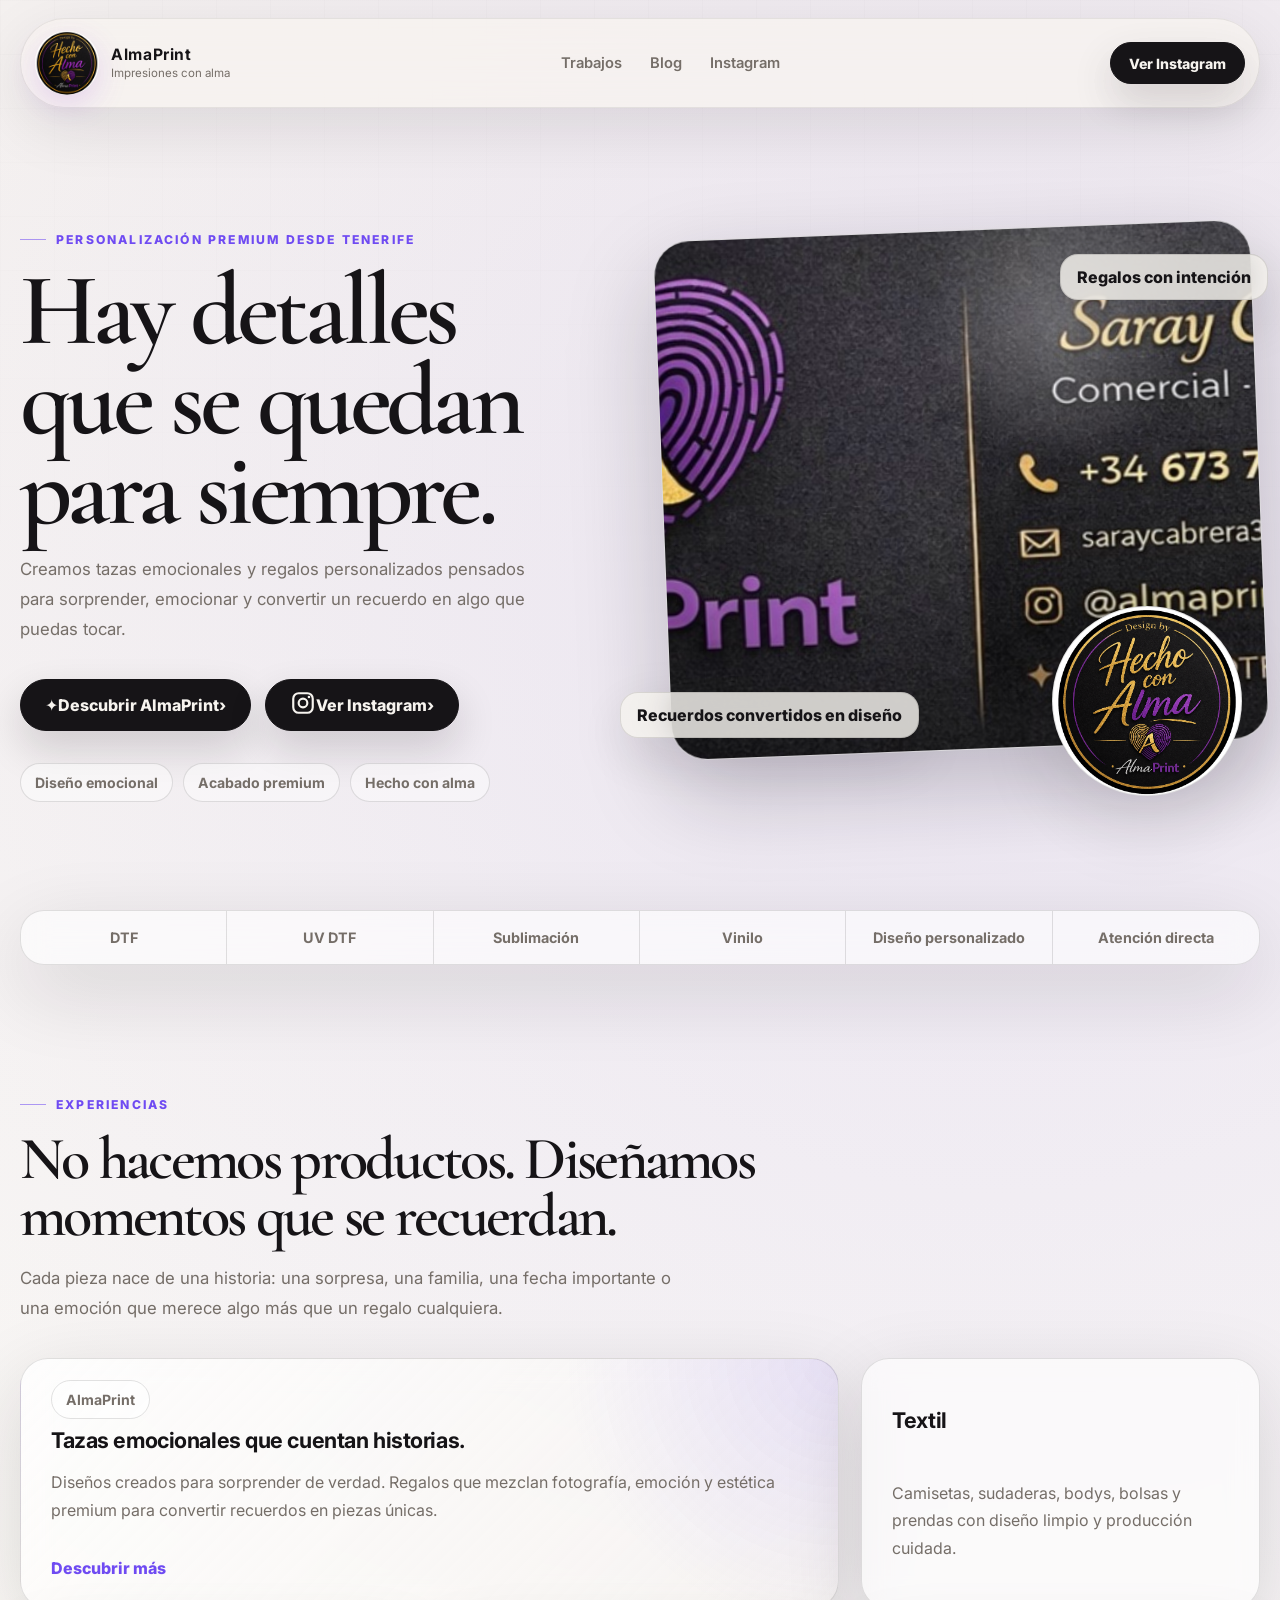
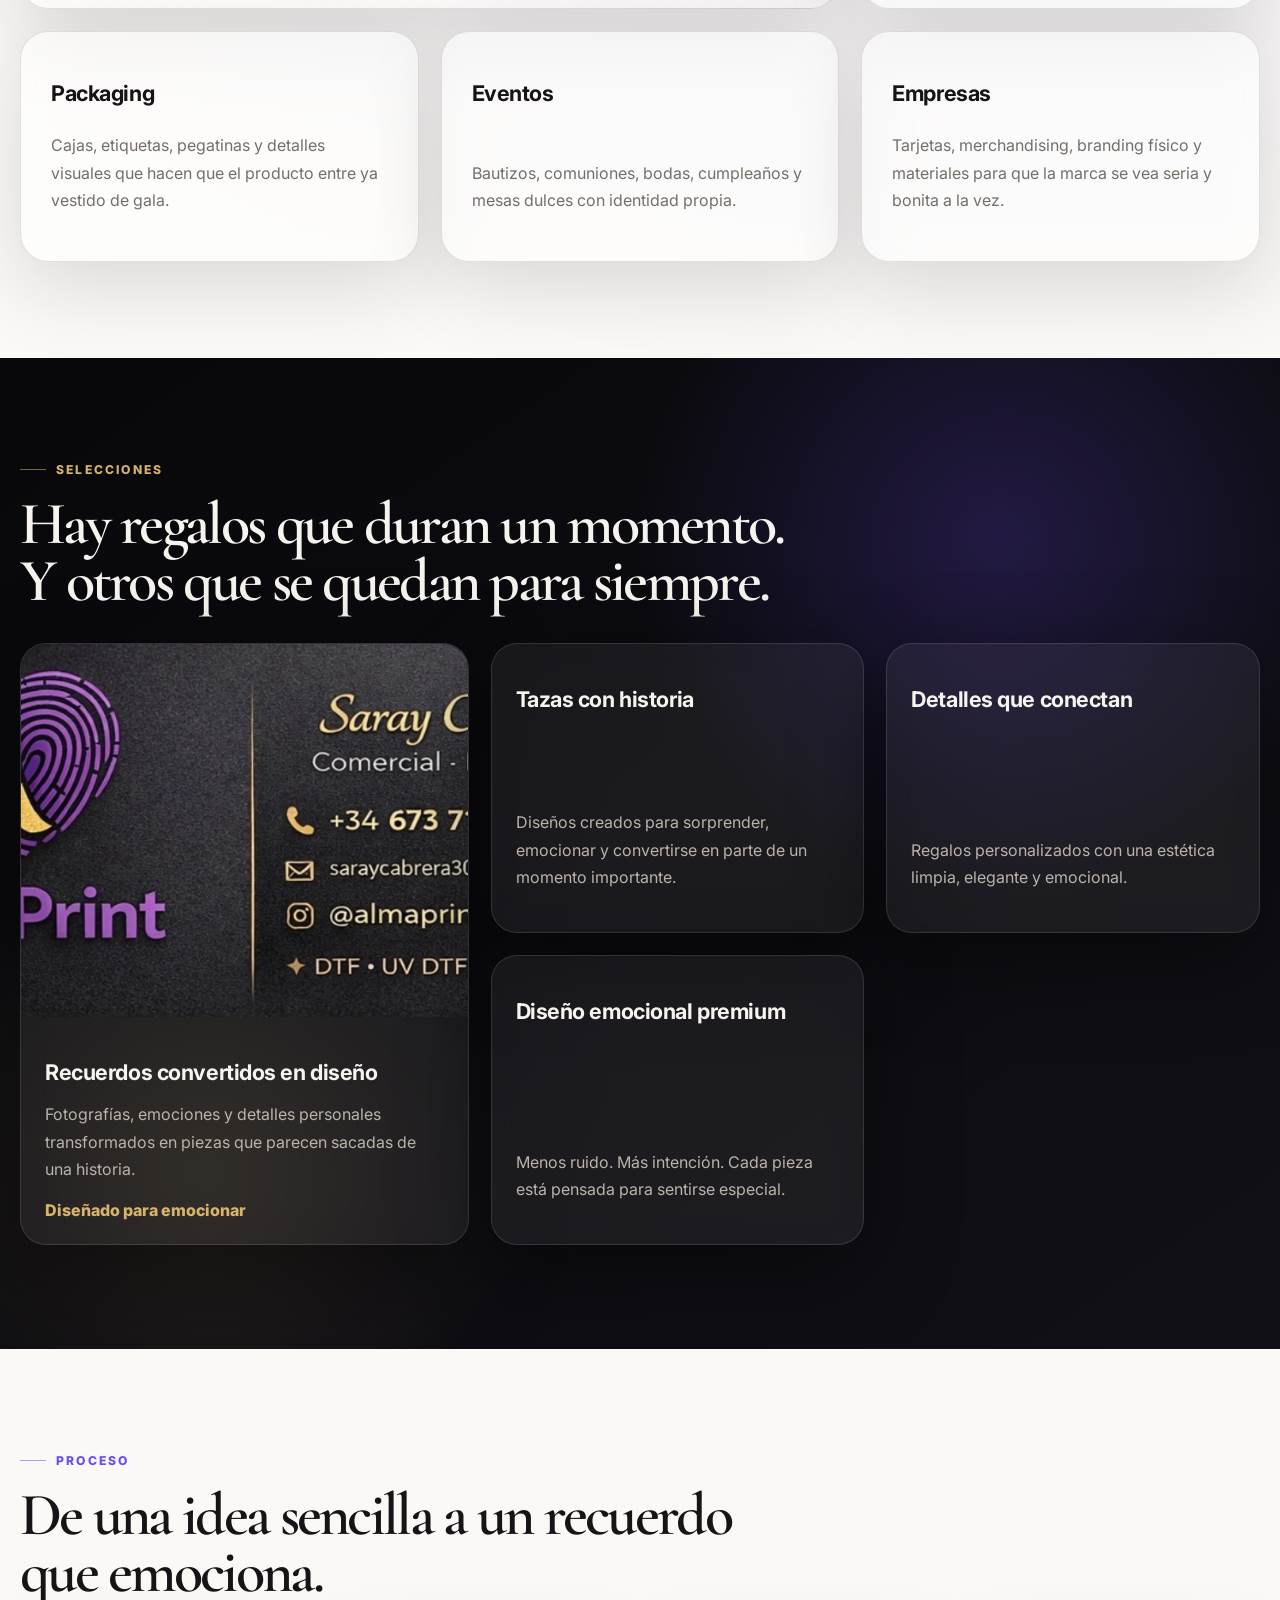
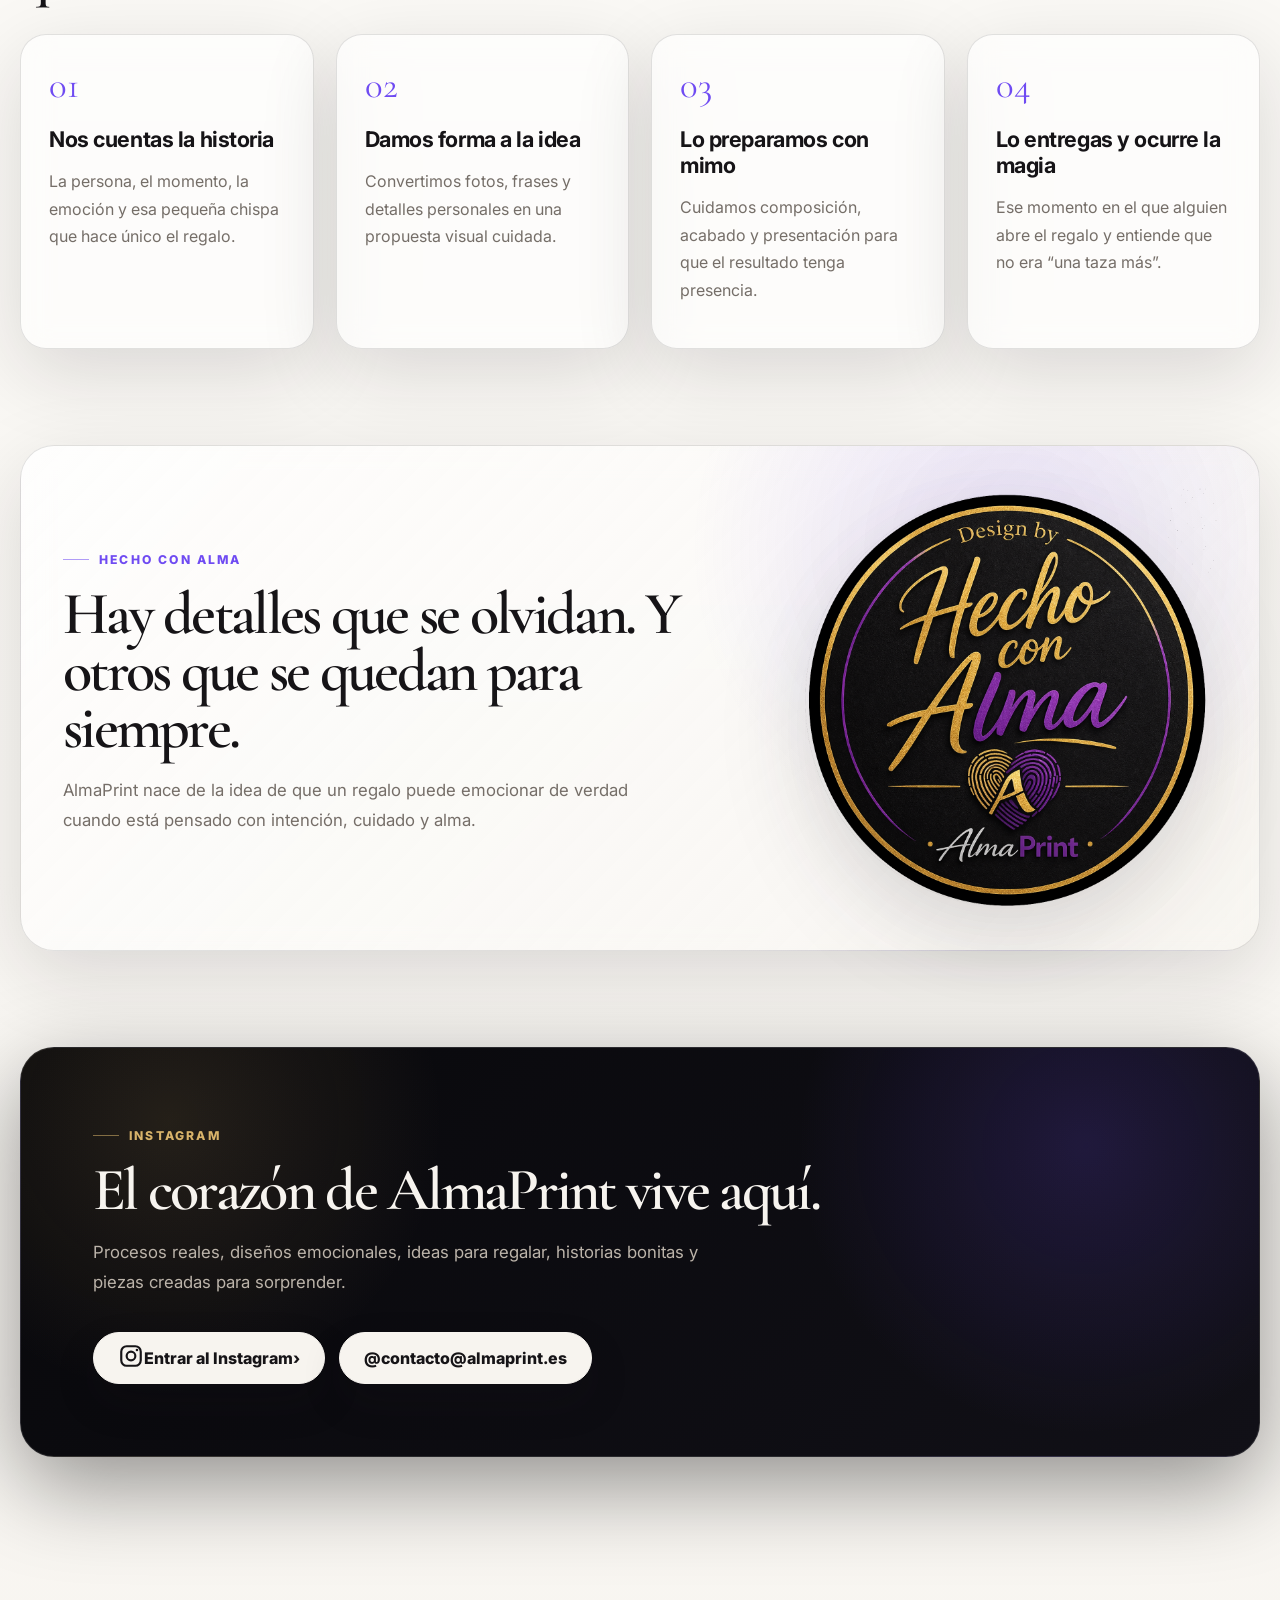
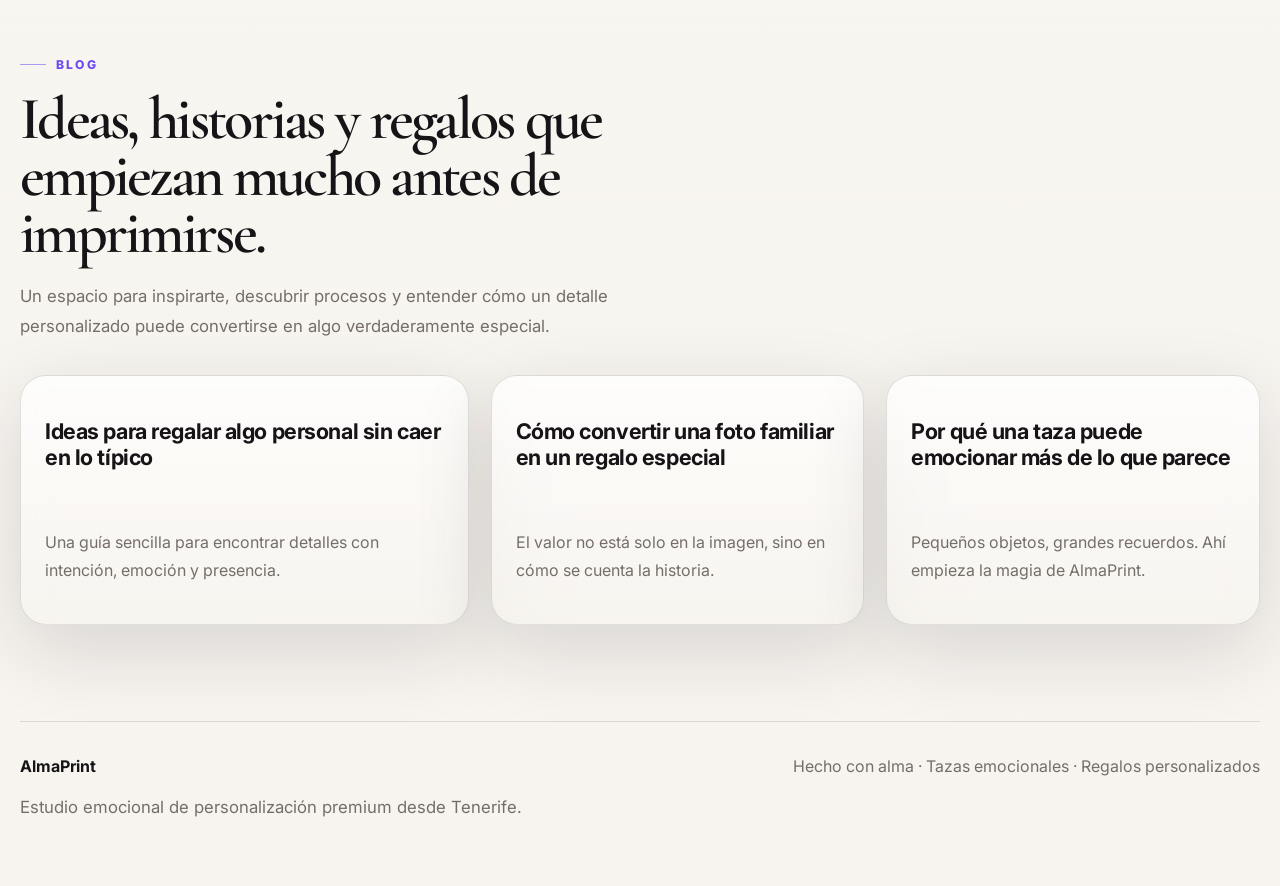
<file: index.html>
<!DOCTYPE html>
<html lang="es">
<head>
  <meta charset="UTF-8" />
  <meta name="viewport" content="width=device-width, initial-scale=1.0" />
  <meta name="description" content="AlmaPrint. Personalización premium en DTF, UV DTF, sublimación y vinilo. Diseños con alma para regalos, textil, packaging y detalles especiales." />
  <title>AlmaPrint | Personalización premium</title>
  <link rel="preconnect" href="https://fonts.googleapis.com">
  <link rel="preconnect" href="https://fonts.gstatic.com" crossorigin>
  <link href="https://fonts.googleapis.com/css2?family=Cormorant+Garamond:wght@500;600;700&family=Inter:wght@400;500;600;700;800&display=swap" rel="stylesheet">
  <link rel="stylesheet" href="styles.css" />
</head>
<body>
  <div class="site-shell">
    <header class="topbar">
      <a href="#inicio" class="brand">
<span class="brand-mark">
  <img src="assets/logo-almaprint.png" alt="Logo AlmaPrint">
</span>
        <span class="brand-text">
          <strong>AlmaPrint</strong>
          <small>Impresiones con alma</small>
        </span>
      </a>

<nav class="main-nav" id="mainNav">
  <a href="#experiencias">Trabajos</a>
  <a href="#blog">Blog</a>
  <a href="https://instagram.com/alm.aprint" target="_blank" rel="noopener">Instagram</a>
</nav>

<a class="cta cta--small" href="https://instagram.com/alm.aprint" target="_blank" rel="noopener">
  Ver Instagram
</a>

      <button class="menu-toggle" id="menuToggle" aria-label="Abrir menú">
        <span></span><span></span><span></span>
      </button>
    </header>

    <main><section class="hero hero--alma" id="inicio">
  <div class="hero-copy">
    <div class="eyebrow">Personalización premium desde Tenerife</div>

    <h1>Hay detalles que se quedan para siempre.</h1>

    <p>
      Creamos tazas emocionales y regalos personalizados pensados para sorprender,
      emocionar y convertir un recuerdo en algo que puedas tocar.
    </p>

<div class="hero-actions hero-actions--premium">
  <a class="cta cta--primary" href="#experiencias">
    <span class="cta-icon" aria-hidden="true">✦</span>
    <span>Descubrir AlmaPrint</span>
    <span class="cta-arrow" aria-hidden="true">›</span>
  </a>

  <a class="cta cta--instagram" href="https://instagram.com/alm.aprint" target="_blank" rel="noopener">
    <span class="instagram-icon" aria-hidden="true">
      <svg viewBox="0 0 24 24" width="26" height="26" fill="none" xmlns="http://www.w3.org/2000/svg">
        <rect x="3" y="3" width="18" height="18" rx="5" stroke="currentColor" stroke-width="2"/>
        <circle cx="12" cy="12" r="4" stroke="currentColor" stroke-width="2"/>
        <circle cx="17.5" cy="6.5" r="1.2" fill="currentColor"/>
      </svg>
    </span>
    <span>Ver Instagram</span>
    <span class="cta-arrow" aria-hidden="true">›</span>
  </a>
</div>

    <ul class="hero-points">
      <li>Diseño emocional</li>
      <li>Acabado premium</li>
      <li>Hecho con alma</li>
    </ul>
  </div>

  <div class="hero-visual">
    <div class="hero-card hero-card--main">
      <img src="assets/tarjetas-almaprint.jpeg" alt="Imagen de marca AlmaPrint con estética premium" />
    </div>

    <div class="hero-badge">
      <img src="assets/sello-hecho-con-alma.png" alt="Sello Hecho con Alma de AlmaPrint" />
    </div>

    <div class="floating-note note-top">Regalos con intención</div>
    <div class="floating-note note-bottom">Recuerdos convertidos en diseño</div>
  </div>
</section>

      <section class="trustbar">
        <div>DTF</div>
        <div>UV DTF</div>
        <div>Sublimación</div>
        <div>Vinilo</div>
        <div>Diseño personalizado</div>
        <div>Atención directa</div>
      </section>

<section class="section" id="experiencias">
        <div class="section-head">
<span class="section-kicker">Experiencias</span>
<h2>No hacemos productos. Diseñamos momentos que se recuerdan.</h2>
<p>
  Cada pieza nace de una historia: una sorpresa, una familia, una fecha importante
  o una emoción que merece algo más que un regalo cualquiera.
</p>
        </div>

        <div class="category-grid">
<article class="category-card category-card--wide">
  <div>
    <span class="pill">AlmaPrint</span>
    <h3>Tazas emocionales que cuentan historias.</h3>
    <p>
      Diseños creados para sorprender de verdad. Regalos que mezclan fotografía,
      emoción y estética premium para convertir recuerdos en piezas únicas.
    </p>
  </div>

  <a href="https://instagram.com/alm.aprint" target="_blank" rel="noopener">
    Descubrir más
  </a>
</article>

          <article class="category-card">
            <h3>Textil</h3>
            <p>Camisetas, sudaderas, bodys, bolsas y prendas con diseño limpio y producción cuidada.</p>
          </article>

          <article class="category-card">
            <h3>Packaging</h3>
            <p>Cajas, etiquetas, pegatinas y detalles visuales que hacen que el producto entre ya vestido de gala.</p>
          </article>

          <article class="category-card">
            <h3>Eventos</h3>
            <p>Bautizos, comuniones, bodas, cumpleaños y mesas dulces con identidad propia.</p>
          </article>

          <article class="category-card">
            <h3>Empresas</h3>
            <p>Tarjetas, merchandising, branding físico y materiales para que la marca se vea seria y bonita a la vez.</p>
          </article>
        </div>
      </section>

<section class="section section--contrast" id="destacados">
  <div class="section-head">
    <span class="section-kicker">Selecciones</span>

    <h2>
      Hay regalos que duran un momento.
      Y otros que se quedan para siempre.
    </h2>
  </div>

  <div class="product-grid">
    <article class="product-card featured-image-card">
      <div class="product-media">
        <img src="assets/tarjetas-almaprint.jpeg" alt="Escena emocional AlmaPrint" />
      </div>

      <div class="product-copy">
        <h3>Recuerdos convertidos en diseño</h3>

        <p>
          Fotografías, emociones y detalles personales transformados
          en piezas que parecen sacadas de una historia.
        </p>

        <span>Diseñado para emocionar</span>
      </div>
    </article>

    <article class="product-card">
      <h3>Tazas con historia</h3>

      <p>
        Diseños creados para sorprender, emocionar y convertirse
        en parte de un momento importante.
      </p>
    </article>

    <article class="product-card">
      <h3>Detalles que conectan</h3>

      <p>
        Regalos personalizados con una estética limpia,
        elegante y emocional.
      </p>
    </article>

    <article class="product-card">
      <h3>Diseño emocional premium</h3>

      <p>
        Menos ruido. Más intención.
        Cada pieza está pensada para sentirse especial.
      </p>
    </article>
  </div>
</section>

      <section class="section process" id="proceso">
        <div class="section-head">
<span class="section-kicker">Proceso</span>
<h2>De una idea sencilla a un recuerdo que emociona.</h2>
        </div>

<div class="steps">
  <article class="step-card">
    <span>01</span>
    <h3>Nos cuentas la historia</h3>
    <p>La persona, el momento, la emoción y esa pequeña chispa que hace único el regalo.</p>
  </article>

  <article class="step-card">
    <span>02</span>
    <h3>Damos forma a la idea</h3>
    <p>Convertimos fotos, frases y detalles personales en una propuesta visual cuidada.</p>
  </article>

  <article class="step-card">
    <span>03</span>
    <h3>Lo preparamos con mimo</h3>
    <p>Cuidamos composición, acabado y presentación para que el resultado tenga presencia.</p>
  </article>

  <article class="step-card">
    <span>04</span>
    <h3>Lo entregas y ocurre la magia</h3>
    <p>Ese momento en el que alguien abre el regalo y entiende que no era “una taza más”.</p>
  </article>
</div>
      </section>

<section class="section brand-showcase">
  <div class="brand-showcase__content">
    <span class="section-kicker">Hecho con alma</span>

    <h2>
      Hay detalles que se olvidan.
      Y otros que se quedan para siempre.
    </h2>

    <p>
      AlmaPrint nace de la idea de que un regalo puede emocionar de verdad
      cuando está pensado con intención, cuidado y alma.
    </p>
  </div>

  <div class="brand-showcase__visual">
    <img src="assets/sello-hecho-con-alma.png" alt="Sello Hecho con Alma" />
  </div>
</section>

<section class="section contact" id="contacto">
  <div class="contact-card">
    <div class="contact-copy">
      <span class="section-kicker">Instagram</span>

      <h2>
        El corazón de AlmaPrint
        vive aquí.
      </h2>

      <p>
        Procesos reales, diseños emocionales, ideas para regalar,
        historias bonitas y piezas creadas para sorprender.
      </p>

<div class="hero-actions contact-actions">
  <a class="cta cta--instagram-dark" href="https://instagram.com/alm.aprint" target="_blank" rel="noopener">
    <span class="instagram-icon" aria-hidden="true">
      <svg viewBox="0 0 24 24" width="26" height="26" fill="none" xmlns="http://www.w3.org/2000/svg">
        <rect x="3" y="3" width="18" height="18" rx="5" stroke="currentColor" stroke-width="2"/>
        <circle cx="12" cy="12" r="4" stroke="currentColor" stroke-width="2"/>
        <circle cx="17.5" cy="6.5" r="1.2" fill="currentColor"/>
      </svg>
    </span>
    <span>Entrar al Instagram</span>
    <span class="cta-arrow" aria-hidden="true">›</span>
  </a>

  <a class="cta cta--mail-dark" href="mailto:contacto@almaprint.es">
    <span class="cta-icon" aria-hidden="true">@</span>
    <span>contacto@almaprint.es</span>
  </a>
</div>
    </div>
  </div>
</section>

<section class="section blog-preview" id="blog">
  <div class="section-head">
    <span class="section-kicker">Blog</span>

    <h2>
      Ideas, historias y regalos
      que empiezan mucho antes de imprimirse.
    </h2>

    <p>
      Un espacio para inspirarte, descubrir procesos y entender cómo un detalle personalizado
      puede convertirse en algo verdaderamente especial.
    </p>
  </div>

  <div class="product-grid">
    <article class="product-card">
      <h3>Ideas para regalar algo personal sin caer en lo típico</h3>
      <p>Una guía sencilla para encontrar detalles con intención, emoción y presencia.</p>
    </article>

    <article class="product-card">
      <h3>Cómo convertir una foto familiar en un regalo especial</h3>
      <p>El valor no está solo en la imagen, sino en cómo se cuenta la historia.</p>
    </article>

    <article class="product-card">
      <h3>Por qué una taza puede emocionar más de lo que parece</h3>
      <p>Pequeños objetos, grandes recuerdos. Ahí empieza la magia de AlmaPrint.</p>
    </article>
  </div>
</section>
</main>
    </main>

<footer class="footer">
  <div>
    <strong>AlmaPrint</strong>
    <p>Estudio emocional de personalización premium desde Tenerife.</p>
  </div>

  <div>
    <span>Hecho con alma · Tazas emocionales · Regalos personalizados</span>
  </div>
</footer>
  </div>

  <script src="script.js"></script>
</body>
</html>
</file>
<file: styles.css>
:root {
  --cream: #f7f4ef;
  --cream-2: #eee8df;
  --ink: #161417;
  --ink-soft: #27232a;
  --dark: #08080b;
  --dark-2: #111017;
  --muted: #756e68;
  --muted-dark: #bcb4aa;
  --violet: #6f4bf2;
  --violet-soft: #8b6cff;
  --gold: #d8b36a;
  --line-light: rgba(22,20,23,0.12);
  --line-dark: rgba(255,255,255,0.12);
  --glass-light: rgba(255,255,255,0.72);
  --glass-dark: rgba(255,255,255,0.06);
  --shadow-soft: 0 24px 80px rgba(25,20,30,0.14);
  --shadow-dark: 0 28px 90px rgba(0,0,0,0.42);
  --radius: 28px;
  --max: 1240px;
}

* {
  box-sizing: border-box;
}

html {
  scroll-behavior: smooth;
}

body {
  margin: 0;
  font-family: 'Inter', system-ui, sans-serif;
  color: var(--ink);
  background:
    radial-gradient(circle at 78% 10%, rgba(111,75,242,0.10), transparent 28%),
    linear-gradient(180deg, var(--cream) 0%, #fbfaf7 42%, var(--cream) 100%);
  overflow-x: hidden;
}

body::before {
  content: "";
  position: fixed;
  inset: 0;
  pointer-events: none;
  background:
    linear-gradient(rgba(22,20,23,0.025) 1px, transparent 1px),
    linear-gradient(90deg, rgba(22,20,23,0.025) 1px, transparent 1px);
  background-size: 54px 54px;
  mask-image: linear-gradient(to bottom, rgba(0,0,0,0.5), transparent 70%);
  z-index: -1;
}

a {
  color: inherit;
  text-decoration: none;
}

img {
  max-width: 100%;
  display: block;
}

.site-shell {
  width: min(calc(100% - 32px), var(--max));
  margin: 0 auto;
}

/* NAVBAR */

.topbar {
  position: sticky;
  top: 10px;
  z-index: 50;
  display: flex;
  align-items: center;
  justify-content: space-between;
  gap: 22px;
  margin: 18px 0 0;
  padding: 12px 14px;
  border: 1px solid rgba(22,20,23,0.08);
  background: rgba(247,244,239,0.76);
  backdrop-filter: blur(18px);
  -webkit-backdrop-filter: blur(18px);
  border-radius: 999px;
  box-shadow: 0 18px 60px rgba(25,20,30,0.10);
}

.brand {
  display: inline-flex;
  align-items: center;
  gap: 12px;
}

.brand-mark {
  width: 64px;
  height: 64px;
  border-radius: 50%;
  overflow: hidden;
  display: grid;
  place-items: center;
  background: rgba(255,255,255,0.65);
  box-shadow:
    0 10px 30px rgba(142,63,214,0.18),
    inset 0 1px 0 rgba(255,255,255,0.7);
  flex-shrink: 0;
}

.brand-mark img {
  width: 100%;
  height: 100%;
  object-fit: cover;
}
.brand-text {
  display: flex;
  flex-direction: column;
  line-height: 1;
}

.brand-text strong {
  font-size: 0.98rem;
  letter-spacing: 0.04em;
}

.brand-text small {
  color: var(--muted);
  margin-top: 5px;
  font-size: 0.72rem;
}

.main-nav {
  display: flex;
  align-items: center;
  gap: 28px;
  color: var(--muted);
  font-size: 0.92rem;
  font-weight: 600;
}

.main-nav a {
  position: relative;
}

.main-nav a::after {
  content: "";
  position: absolute;
  left: 0;
  bottom: -7px;
  width: 0;
  height: 1px;
  background: var(--violet);
  transition: width 0.35s ease;
}

.main-nav a:hover {
  color: var(--ink);
}

.main-nav a:hover::after {
  width: 100%;
}

/* BOTONES */

.cta {
  display: inline-flex;
  align-items: center;
  justify-content: center;
  min-height: 52px;
  padding: 0 24px;
  border-radius: 999px;
  background: var(--ink);
  color: var(--cream);
  font-weight: 800;
  border: 1px solid var(--ink);
  box-shadow: 0 18px 40px rgba(22,20,23,0.16);
  transition: transform 0.35s ease, box-shadow 0.35s ease, background 0.35s ease;
}

.cta:hover {
  transform: translateY(-2px);
  box-shadow: 0 22px 50px rgba(22,20,23,0.22);
}

.cta--small {
  min-height: 42px;
  padding: 0 18px;
  font-size: 0.88rem;
}

.cta--ghost {
  background: transparent;
  color: var(--ink);
  border: 1px solid var(--line-light);
  box-shadow: none;
}

.cta--ghost:hover {
  border-color: rgba(111,75,242,0.38);
  box-shadow: 0 18px 42px rgba(111,75,242,0.10);
}

.menu-toggle {
  display: none;
  width: 42px;
  height: 42px;
  border-radius: 50%;
  border: 1px solid var(--line-light);
  background: transparent;
  padding: 0;
}

.menu-toggle span {
  display: block;
  width: 18px;
  height: 2px;
  background: var(--ink);
  margin: 4px auto;
}

/* HERO */

.hero {
  display: grid;
  grid-template-columns: 0.9fr 1.1fr;
  gap: 58px;
  align-items: center;
  min-height: calc(100vh - 110px);
  padding: 58px 0 38px;
}

.hero-copy {
  animation: riseSoft 0.9s ease both;
}

.eyebrow,
.section-kicker {
  display: inline-flex;
  align-items: center;
  gap: 10px;
  font-size: 0.76rem;
  text-transform: uppercase;
  letter-spacing: 0.18em;
  color: var(--violet);
  font-weight: 800;
}

.eyebrow::before,
.section-kicker::before {
  content: "";
  width: 26px;
  height: 1px;
  background: currentColor;
  opacity: 0.55;
}

.hero h1,
.section h2,
.brand-showcase h2,
.contact h2 {
  margin: 18px 0 20px;
  font-family: 'Cormorant Garamond', serif;
  font-size: clamp(3.4rem, 8vw, 7.6rem);
  line-height: 0.88;
  letter-spacing: -0.045em;
  font-weight: 600;
}

.hero p,
.section-head p,
.brand-showcase p,
.contact p,
.footer p {
  color: var(--muted);
  font-size: 1.05rem;
  line-height: 1.78;
  max-width: 60ch;
}

.hero-actions {
  display: flex;
  gap: 14px;
  flex-wrap: wrap;
  margin-top: 34px;
}

.hero-points {
  display: flex;
  gap: 10px;
  flex-wrap: wrap;
  list-style: none;
  padding: 0;
  margin: 32px 0 0;
}

.hero-points li,
.pill,
.tag {
  border: 1px solid var(--line-light);
  border-radius: 999px;
  padding: 10px 14px;
  color: var(--muted);
  background: rgba(255,255,255,0.44);
  font-size: 0.88rem;
  font-weight: 700;
}

.hero-visual {
  position: relative;
  min-height: 610px;
  animation: floatIn 1.1s 0.12s ease both;
}

.hero-card,
.hero-badge,
.category-card,
.product-card,
.step-card,
.contact-card,
.brand-showcase,
.trustbar {
  border: 1px solid var(--line-light);
  background: rgba(255,255,255,0.58);
  backdrop-filter: blur(14px);
  -webkit-backdrop-filter: blur(14px);
  box-shadow: var(--shadow-soft);
}

.hero-card {
  overflow: hidden;
  border-radius: 36px;
}

.hero-card--main {
  position: absolute;
  inset: 22px 0 auto auto;
  width: min(92%, 650px);
  height: 520px;
  transform: rotate(-2.2deg);
  box-shadow: 0 34px 90px rgba(25,20,30,0.22);
}

.hero-card--main::after {
  content: "";
  position: absolute;
  inset: 0;
  background:
    radial-gradient(circle at 68% 18%, rgba(255,255,255,0.28), transparent 24%),
    linear-gradient(180deg, transparent 55%, rgba(0,0,0,0.22));
  pointer-events: none;
}

.hero-card--main img {
  width: 100%;
  height: 100%;
  object-fit: cover;
}

.hero-badge {
  position: absolute;
  right: 18px;
  bottom: 22px;
  width: 190px;
  border-radius: 50%;
  overflow: hidden;
  background: #fff;
  animation: breathe 5.8s ease-in-out infinite;
}

.floating-note {
  position: absolute;
  padding: 12px 16px;
  border-radius: 18px;
  background: rgba(247,244,239,0.82);
  border: 1px solid var(--line-light);
  color: var(--ink);
  font-weight: 800;
  box-shadow: 0 18px 55px rgba(25,20,30,0.12);
  backdrop-filter: blur(12px);
  -webkit-backdrop-filter: blur(12px);
}

.note-top {
  top: 46px;
  right: -8px;
}

.note-bottom {
  left: 10px;
  bottom: 80px;
}

/* TRUSTBAR */

.trustbar {
  display: grid;
  grid-template-columns: repeat(6, 1fr);
  gap: 0;
  border-radius: 24px;
  overflow: hidden;
  margin: 12px 0 28px;
}

.trustbar div {
  padding: 18px 14px;
  text-align: center;
  border-right: 1px solid var(--line-light);
  color: var(--muted);
  font-weight: 700;
  font-size: 0.9rem;
}

.trustbar div:last-child {
  border-right: 0;
}

/* SECCIONES */

.section {
  padding: 96px 0;
}

.section-head {
  max-width: 780px;
  margin-bottom: 34px;
}

.section h2,
.brand-showcase h2,
.contact h2 {
  font-size: clamp(2.5rem, 4.7vw, 4.9rem);
  line-height: 0.95;
}

/* EXPERIENCIAS */

.category-grid,
.product-grid,
.steps {
  display: grid;
  gap: 22px;
}

.category-grid {
  grid-template-columns: repeat(3, 1fr);
}

.category-card {
  border-radius: var(--radius);
  padding: 30px;
  min-height: 230px;
  display: flex;
  flex-direction: column;
  justify-content: space-between;
  transition: transform 0.4s ease, box-shadow 0.4s ease;
}

.category-card:hover,
.product-card:hover,
.step-card:hover {
  transform: translateY(-4px);
  box-shadow: 0 30px 80px rgba(25,20,30,0.17);
}

.category-card h3,
.product-card h3,
.step-card h3 {
  margin: 18px 0 10px;
  font-size: 1.35rem;
  letter-spacing: -0.02em;
}

.category-card p,
.product-card p,
.step-card p {
  color: var(--muted);
  line-height: 1.72;
}

.category-card--wide {
  grid-column: span 2;
  background:
    radial-gradient(circle at top right, rgba(111,75,242,0.13), transparent 32%),
    linear-gradient(135deg, rgba(255,255,255,0.78), rgba(247,244,239,0.54));
}

.category-card a,
.product-card a {
  margin-top: 18px;
  color: var(--violet);
  font-weight: 800;
}

/* SELECCIONES OSCURAS */

.section--contrast {
  position: relative;
  width: 100vw;
  margin-left: calc(50% - 50vw);
  padding: 96px max(16px, calc((100vw - var(--max)) / 2)) 104px;
  color: var(--cream);
  background:
    radial-gradient(circle at 78% 18%, rgba(111,75,242,0.22), transparent 28%),
    radial-gradient(circle at 16% 82%, rgba(216,179,106,0.12), transparent 24%),
    linear-gradient(145deg, var(--dark) 0%, var(--dark-2) 100%);
  overflow: hidden;
}

.section--contrast .section-kicker {
  color: var(--gold);
}

.section--contrast h2 {
  color: var(--cream);
}

.section--contrast .product-card,
.section--contrast .featured-image-card {
  border-color: var(--line-dark);
  background: var(--glass-dark);
  box-shadow: var(--shadow-dark);
}

.section--contrast .product-card p,
.section--contrast .product-copy p {
  color: var(--muted-dark);
}

.section--contrast .product-card h3 {
  color: var(--cream);
}

.product-grid {
  grid-template-columns: 1.2fr repeat(2, 1fr);
  align-items: stretch;
}

.product-card {
  border-radius: 26px;
  padding: 24px;
  display: flex;
  flex-direction: column;
  justify-content: space-between;
  min-height: 290px;
  transition: transform 0.4s ease, box-shadow 0.4s ease;
}

.featured-image-card {
  grid-row: span 2;
  padding: 0;
  overflow: hidden;
}

.product-media {
  height: 66%;
  min-height: 300px;
}

.product-media img {
  width: 100%;
  height: 100%;
  object-fit: cover;
}

.product-copy {
  padding: 24px;
}

.product-copy span {
  color: var(--gold);
  font-weight: 800;
}

/* PROCESO */

.steps {
  grid-template-columns: repeat(4, 1fr);
}

.step-card {
  padding: 28px;
  border-radius: 26px;
  min-height: 255px;
  transition: transform 0.4s ease, box-shadow 0.4s ease;
}

.step-card span {
  font-family: 'Cormorant Garamond', serif;
  color: var(--violet);
  font-size: 2.3rem;
}

/* MANIFIESTO */

.brand-showcase {
  display: grid;
  grid-template-columns: 1.1fr 0.9fr;
  gap: 26px;
  align-items: center;
  border-radius: 34px;
  padding: 42px;
  background:
    radial-gradient(circle at 80% 20%, rgba(111,75,242,0.14), transparent 30%),
    linear-gradient(135deg, rgba(255,255,255,0.78), rgba(247,244,239,0.56));
}

.brand-showcase__visual {
  max-width: 420px;
  margin-left: auto;
  filter: drop-shadow(0 28px 44px rgba(25,20,30,0.16));
}

/* CONTACTO / INSTAGRAM */

.contact-card {
  display: block;
  border-radius: 34px;
  padding: clamp(30px, 6vw, 72px);
  background:
    radial-gradient(circle at 12% 18%, rgba(216,179,106,0.13), transparent 24%),
    radial-gradient(circle at 86% 24%, rgba(111,75,242,0.18), transparent 26%),
    linear-gradient(135deg, var(--dark) 0%, var(--dark-2) 100%);
  color: var(--cream);
  border-color: var(--line-dark);
  box-shadow: var(--shadow-dark);
}

.contact .section-kicker {
  color: var(--gold);
}

.contact h2 {
  max-width: 820px;
  color: var(--cream);
}

.contact p {
  color: var(--muted-dark);
}

.contact .cta {
  background: var(--cream);
  color: var(--ink);
  border-color: var(--cream);
}

.contact .cta--ghost {
  background: transparent;
  color: var(--cream);
  border-color: var(--line-dark);
}

/* BLOG */

.blog-preview .product-card {
  min-height: 250px;
  background:
    linear-gradient(180deg, rgba(255,255,255,0.74), rgba(247,244,239,0.54));
}

/* FOOTER */

.footer {
  display: flex;
  justify-content: space-between;
  gap: 18px;
  padding: 34px 0 46px;
  color: var(--muted);
  border-top: 1px solid var(--line-light);
}

.footer strong {
  color: var(--ink);
}

/* ANIMACIONES */

@keyframes riseSoft {
  from {
    opacity: 0;
    transform: translateY(18px);
  }

  to {
    opacity: 1;
    transform: translateY(0);
  }
}

@keyframes floatIn {
  from {
    opacity: 0;
    transform: translateY(24px) scale(0.985);
  }

  to {
    opacity: 1;
    transform: translateY(0) scale(1);
  }
}

@keyframes breathe {
  0%, 100% {
    transform: translateY(0) scale(1);
  }

  50% {
    transform: translateY(-6px) scale(1.02);
  }
}

/* RESPONSIVE */

@media (max-width: 1080px) {
  .hero,
  .brand-showcase,
  .product-grid,
  .category-grid,
  .steps {
    grid-template-columns: 1fr;
  }

  .featured-image-card,
  .category-card--wide {
    grid-column: auto;
    grid-row: auto;
  }

  .hero {
    min-height: auto;
    padding-top: 58px;
  }

  .hero-visual {
    min-height: 560px;
  }

  .hero-card--main {
    left: 0;
    right: auto;
    width: 100%;
  }

  .hero-badge {
    width: 168px;
    right: 16px;
    bottom: 18px;
  }

  .trustbar {
    grid-template-columns: repeat(3, 1fr);
  }

  .brand-showcase__visual {
    margin: 0;
  }
}

@media (max-width: 820px) {
  .site-shell {
    width: min(calc(100% - 24px), var(--max));
  }

  .topbar {
    border-radius: 24px;
    padding: 14px;
    flex-wrap: wrap;
  }

  .main-nav {
    display: none;
    width: 100%;
    flex-direction: column;
    padding: 10px 4px 2px;
    gap: 16px;
  }

  .main-nav.is-open {
    display: flex;
  }

  .cta--small {
    display: none;
  }

  .menu-toggle {
    display: inline-block;
    margin-left: auto;
  }

  .hero h1,
  .section h2,
  .brand-showcase h2,
  .contact h2 {
    line-height: 0.96;
  }

  .trustbar {
    grid-template-columns: repeat(2, 1fr);
  }

  .footer {
    flex-direction: column;
  }
}

@media (max-width: 560px) {
  .site-shell {
    width: min(calc(100% - 20px), var(--max));
  }

  .brand-text small {
    display: none;
  }

  .hero {
    gap: 30px;
    padding-top: 42px;
  }

  .hero h1 {
    font-size: clamp(3.2rem, 18vw, 5rem);
  }

  .hero-actions {
    flex-direction: column;
  }

  .hero-actions .cta {
    width: 100%;
  }

  .hero-points li {
    flex: 1 1 auto;
    text-align: center;
  }

  .hero-visual {
    min-height: auto;
  }

  .hero-card--main {
    position: relative;
    inset: auto;
    height: 370px;
    width: 100%;
    transform: rotate(-1.2deg);
  }

  .floating-note {
    position: static;
    margin-top: 10px;
  }

  .hero-badge {
    position: static;
    width: 150px;
    margin: 18px auto 0;
  }

  .trustbar {
    grid-template-columns: 1fr;
  }

  .trustbar div {
    border-right: 0;
    border-bottom: 1px solid var(--line-light);
  }

  .trustbar div:last-child {
    border-bottom: 0;
  }

  .section {
    padding: 58px 0;
  }

  .section--contrast {
    padding-top: 72px;
    padding-bottom: 78px;
  }

  .category-card,
  .product-card,
  .step-card,
  .brand-showcase,
  .contact-card {
    border-radius: 24px;
    padding: 24px;
  }

  .featured-image-card {
    padding: 0;
  }

  .product-copy {
    padding: 22px;
  }
  /* CTA premium claros y reconocibles */

.hero-actions--premium {
  gap: 16px;
}

.hero-actions--premium .cta {
  position: relative;
  width: auto;
  min-height: 58px;
  padding: 0 24px;
  gap: 14px;
  font-size: 1rem;
  letter-spacing: 0.01em;
}

.cta--primary {
  background: linear-gradient(135deg, #171417 0%, #2b2034 52%, #6f4bf2 100%);
  color: #fff;
  border: 1px solid rgba(216,179,106,0.45);
  box-shadow:
    0 20px 44px rgba(22,20,23,0.22),
    0 0 0 1px rgba(255,255,255,0.04) inset;
}

.cta--instagram {
  background: rgba(255,255,255,0.72);
  color: var(--ink);
  border: 1px solid rgba(111,75,242,0.34);
  box-shadow:
    0 16px 38px rgba(111,75,242,0.10),
    inset 0 1px 0 rgba(255,255,255,0.8);
}

.cta-icon,
.instagram-icon,
.cta-arrow {
  display: inline-flex;
  align-items: center;
  justify-content: center;
  flex-shrink: 0;
}

.cta-icon {
  width: 30px;
  height: 30px;
  border-radius: 50%;
  background: rgba(255,255,255,0.14);
  color: var(--gold);
  font-size: 1.1rem;
}

.instagram-icon {
  width: 34px;
  height: 34px;
  border-radius: 12px;
  color: #fff;
  background:
    radial-gradient(circle at 30% 105%, #feda75 0 18%, transparent 38%),
    radial-gradient(circle at 15% 15%, #f58529 0 16%, transparent 36%),
    linear-gradient(135deg, #833ab4, #c13584 45%, #fd1d1d 78%, #fcb045);
  box-shadow: 0 8px 20px rgba(193,53,132,0.24);
}

.instagram-icon svg {
  display: block;
}

.cta-arrow {
  margin-left: auto;
  font-size: 1.9rem;
  line-height: 1;
  opacity: 0.8;
}

.hero-points li {
  pointer-events: none;
  box-shadow: none;
}

@media (max-width: 560px) {
  .hero-actions--premium .cta {
    width: 100%;
    justify-content: flex-start;
    padding: 0 22px;
  }

  .hero-actions--premium .cta span:nth-child(2) {
    flex: 1;
    text-align: center;
  }
}
  /* CTA específicos del bloque Instagram */

.contact-actions {
  gap: 16px;
}

.contact-actions .cta {
  width: 100%;
  justify-content: flex-start;
  gap: 14px;
  min-height: 62px;
  padding: 0 24px;
}

.contact-actions .cta span:nth-child(2) {
  flex: 1;
  text-align: center;
}

.cta--instagram-dark {
  background: #f7f4ef !important;
  color: var(--ink) !important;
  border: 1px solid rgba(216,179,106,0.45) !important;
  box-shadow: 0 22px 50px rgba(0,0,0,0.28) !important;
}

.cta--mail-dark {
  background: rgba(255,255,255,0.06) !important;
  color: var(--cream) !important;
  border: 1px solid rgba(255,255,255,0.16) !important;
  box-shadow: none !important;
}

.cta--mail-dark .cta-icon {
  background: rgba(255,255,255,0.08);
  color: var(--gold);
}
}
</file>
